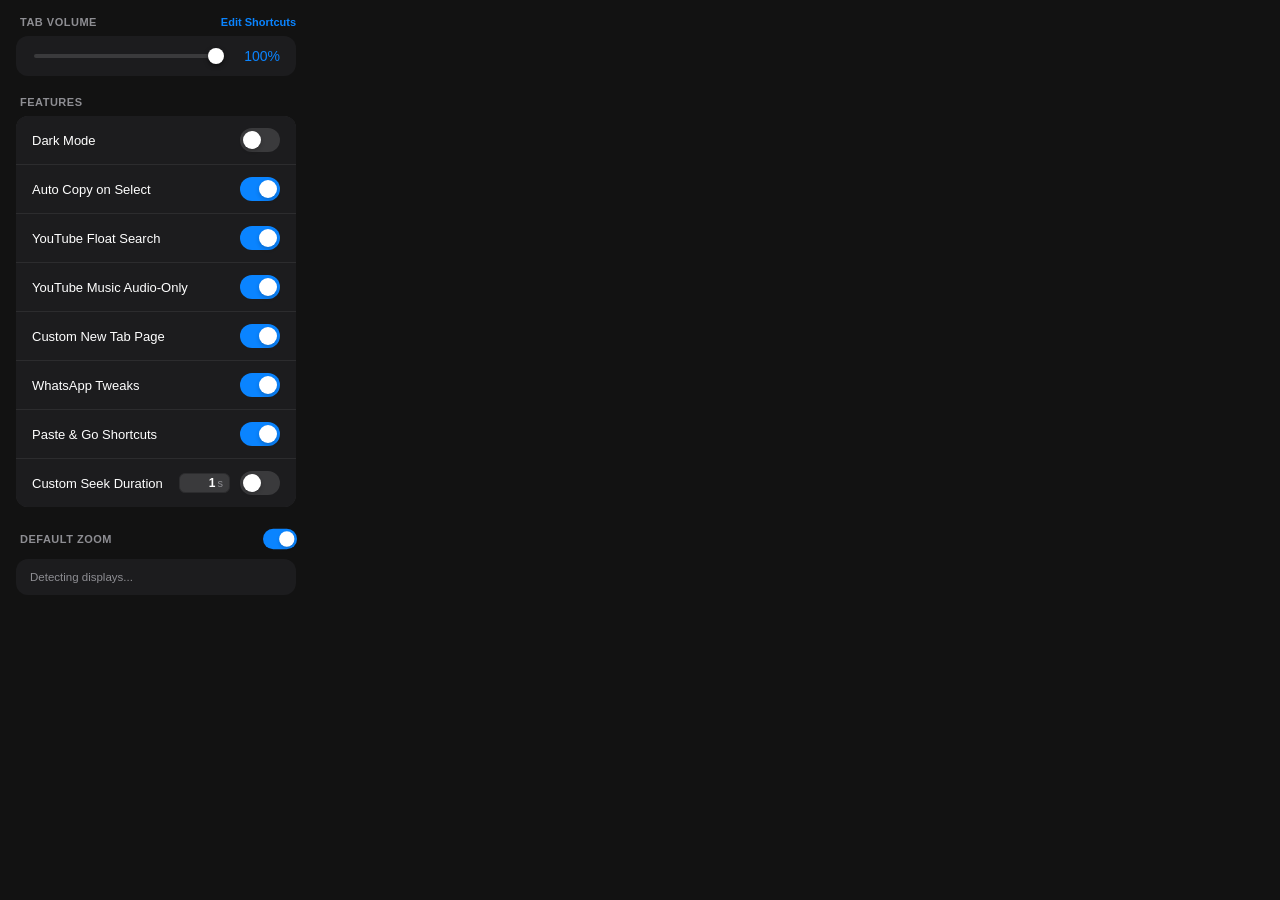
<file: Toolkit/popup.html>
<!DOCTYPE html>
<html lang="en">
<head>
    <meta charset="UTF-8">
    <meta name="viewport" content="width=device-width, initial-scale=1.0">
    <title>Unified Toolkit</title>
    <style>
        :root {
            --bg-color: #121212;
            --surface-color: #1c1c1e;
            --border-color: #2c2c2e;
            --text-main: #ffffff;
            --text-secondary: #8e8e93;
            --accent-color: #0a84ff;
            --accent-hover: #409cff;
            --toggle-bg: #3a3a3c;
        }

        body {
            width: 280px;
            padding: 16px;
            font-family: -apple-system, BlinkMacSystemFont, "Segoe UI", Roboto, Helvetica, Arial, sans-serif;
            background-color: var(--bg-color);
            color: var(--text-main);
            margin: 0;
            display: flex;
            flex-direction: column;
            gap: 20px;
            user-select: none;
        }

        /* Typography & Headers */
        .section-header {
            font-size: 11px;
            font-weight: 600;
            text-transform: uppercase;
            letter-spacing: 0.5px;
            color: var(--text-secondary);
            margin-bottom: 8px;
            padding-left: 4px;
            display: flex;
            justify-content: space-between;
            align-items: center;
        }

        .edit-shortcuts-btn {
            color: var(--accent-color);
            text-decoration: none;
            text-transform: none;
            letter-spacing: normal;
            font-size: 11px;
            cursor: pointer;
            transition: color 0.2s;
        }

        .edit-shortcuts-btn:hover {
            color: var(--accent-hover);
        }

        /* Sections */
        .card {
            background-color: var(--surface-color);
            border-radius: 12px;
            padding: 12px 16px;
            display: flex;
            flex-direction: column;
            gap: 16px;
        }

        /* Volume Slider */
        .slider-wrapper {
            display: flex;
            align-items: center;
            gap: 12px;
        }

        #volumeValue {
            font-size: 14px;
            font-weight: 500;
            color: var(--accent-color);
            min-width: 42px;
            text-align: right;
        }

        input[type="range"] {
            -webkit-appearance: none;
            width: 100%;
            background: transparent;
        }

        input[type="range"]:focus {
            outline: none;
        }

        input[type="range"]::-webkit-slider-runnable-track {
            width: 100%;
            height: 4px;
            cursor: pointer;
            background: var(--toggle-bg);
            border-radius: 2px;
            transition: background 0.2s;
        }

        input[type="range"]:hover::-webkit-slider-runnable-track {
            background: var(--border-color);
        }

        input[type="range"]::-webkit-slider-thumb {
            -webkit-appearance: none;
            height: 16px;
            width: 16px;
            border-radius: 50%;
            background: var(--text-main);
            cursor: pointer;
            margin-top: -6px;
            box-shadow: 0 2px 4px rgba(0,0,0,0.5);
            transition: transform 0.1s;
        }

        input[type="range"]:active::-webkit-slider-thumb {
            transform: scale(1.1);
        }

        /* Toggles */
        .toggle-group {
            display: flex;
            flex-direction: column;
            gap: 1px;
            background-color: var(--border-color);
            border-radius: 12px;
            overflow: hidden;
        }

        .toggle-row {
            display: flex;
            justify-content: space-between;
            align-items: center;
            background-color: var(--surface-color);
            padding: 12px 16px;
            font-size: 13px;
            font-weight: 500;
            color: var(--text-main);
            transition: opacity 0.2s ease, background-color 0.2s ease;
            cursor: pointer;
        }

        .toggle-row:hover {
            background-color: #222224;
        }

        .toggle-row.disabled {
            opacity: 0.4;
            pointer-events: none;
        }

        /* Switch UI */
        .switch {
            position: relative;
            display: inline-block;
            width: 40px;
            height: 24px;
            flex-shrink: 0;
        }

        .switch input {
            opacity: 0;
            width: 0;
            height: 0;
        }

        .slider-round {
            position: absolute;
            cursor: pointer;
            top: 0; left: 0; right: 0; bottom: 0;
            background-color: var(--toggle-bg);
            transition: 0.3s cubic-bezier(0.4, 0.0, 0.2, 1);
            border-radius: 24px;
        }

        .slider-round:before {
            position: absolute;
            content: "";
            height: 18px;
            width: 18px;
            left: 3px;
            bottom: 3px;
            background-color: var(--text-main);
            transition: 0.3s cubic-bezier(0.4, 0.0, 0.2, 1);
            border-radius: 50%;
            box-shadow: 0 2px 4px rgba(0,0,0,0.2);
        }

        input:checked + .slider-round {
            background-color: var(--accent-color);
        }

        input:checked + .slider-round:before {
            transform: translateX(16px);
        }

        input:focus + .slider-round {
            box-shadow: 0 0 0 2px rgba(10, 132, 255, 0.3);
        }

        .toggle-controls-wrap {
            display: flex;
            align-items: center;
            gap: 10px;
        }

        .seek-input-box {
            display: flex;
            align-items: center;
            background: var(--toggle-bg);
            border-radius: 6px;
            padding: 2px 6px;
            border: 1px solid var(--border-color);
            transition: border-color 0.2s, background-color 0.2s;
        }

        .seek-input-box:focus-within {
            border-color: var(--accent-color);
            background: #252528;
        }

        .seek-input-box input {
            width: 30px;
            background: transparent;
            border: none;
            outline: none;
            color: var(--text-main);
            font-size: 12px;
            font-weight: 600;
            text-align: right;
            padding: 0 2px 0 0;
            -moz-appearance: textfield;
        }

        .seek-input-box input::-webkit-outer-spin-button,
        .seek-input-box input::-webkit-inner-spin-button {
            -webkit-appearance: none;
            margin: 0;
        }

        .seek-unit {
            font-size: 11px;
            color: var(--text-secondary);
            font-weight: 500;
            user-select: none;
        }

        /* Displays Card & Badges */
        .display-row {
            display: flex;
            justify-content: space-between;
            align-items: center;
            padding: 4px 0;
            transition: opacity 0.2s ease;
        }

        .display-row:not(:last-child) {
            border-bottom: 1px solid rgba(255, 255, 255, 0.06);
            padding-bottom: 8px;
        }

        .display-row.is-default {
            opacity: 0.45;
        }

        .display-row.is-default:hover {
            opacity: 0.85;
        }

        .display-info {
            display: flex;
            flex-direction: column;
            gap: 3px;
            min-width: 0;
        }

        .display-name {
            font-size: 12.5px;
            font-weight: 600;
            color: var(--text-main);
            white-space: nowrap;
            overflow: hidden;
            text-overflow: ellipsis;
            max-width: 150px;
        }

        .display-badges {
            display: flex;
            gap: 4px;
            align-items: center;
        }

        .display-badge {
            font-size: 10px;
            padding: 1px 5px;
            border-radius: 4px;
            background: rgba(255, 255, 255, 0.08);
            color: var(--text-secondary);
            font-weight: 500;
            letter-spacing: 0.2px;
        }

        .display-zoom-box {
            display: inline-flex;
            align-items: center;
            background: var(--toggle-bg);
            border-radius: 6px;
            padding: 2px 6px;
            border: 1px solid var(--border-color);
            transition: border-color 0.2s, background-color 0.2s, opacity 0.2s;
            cursor: text;
        }

        .display-zoom-box:focus-within {
            border-color: var(--accent-color);
            background: #252528;
        }

        .display-zoom-box.is-default {
            border-color: rgba(255, 255, 255, 0.08);
        }

        .display-zoom-input {
            width: 38px;
            background: transparent;
            border: none;
            outline: none;
            color: var(--text-main);
            font-size: 12px;
            font-weight: 600;
            text-align: right;
            padding: 0 2px 0 0;
            -moz-appearance: textfield;
        }

        .display-zoom-input::placeholder {
            color: var(--text-secondary);
            opacity: 0.6;
        }

        .display-zoom-input::-webkit-outer-spin-button,
        .display-zoom-input::-webkit-inner-spin-button {
            -webkit-appearance: none;
            margin: 0;
        }

        .display-zoom-input:disabled,
        .display-zoom-box.disabled,
        .display-zoom-box:has(.display-zoom-input:disabled) {
            opacity: 0.5;
            cursor: not-allowed;
        }

        .zoom-unit {
            font-size: 11px;
            color: var(--text-secondary);
            font-weight: 500;
            user-select: none;
        }
    </style>
</head>
<body>

    <div>
        <div class="section-header">
            <span>Tab Volume</span>
            <a id="btnEditShortcuts" class="edit-shortcuts-btn" title="Edit keyboard shortcuts">Edit Shortcuts</a>
        </div>
        <div class="card">
            <div class="slider-wrapper">
                <input type="range" id="volumeSlider" min="0" max="100" value="100">
                <div id="volumeValue">100%</div>
            </div>
        </div>
    </div>

    <div>
        <div class="section-header">Features</div>
        <div class="toggle-group">
            
            <label class="toggle-row" for="toggleDarkMode">
                <span>Dark Mode</span>
                <div class="switch">
                    <input type="checkbox" id="toggleDarkMode">
                    <span class="slider-round"></span>
                </div>
            </label>

            <label class="toggle-row" for="toggleAutoCopy">
                <span>Auto Copy on Select</span>
                <div class="switch">
                    <input type="checkbox" id="toggleAutoCopy" checked>
                    <span class="slider-round"></span>
                </div>
            </label>
            
            <label class="toggle-row" for="toggleYtFloatSearch">
                <span>YouTube Float Search</span>
                <div class="switch">
                    <input type="checkbox" id="toggleYtFloatSearch" checked>
                    <span class="slider-round"></span>
                </div>
            </label>

            <label class="toggle-row" for="toggleYtMusic">
                <span>YouTube Music Audio-Only</span>
                <div class="switch">
                    <input type="checkbox" id="toggleYtMusic" checked>
                    <span class="slider-round"></span>
                </div>
            </label>

            <label class="toggle-row" for="toggleNewTabPage">
                <span>Custom New Tab Page</span>
                <div class="switch">
                    <input type="checkbox" id="toggleNewTabPage" checked>
                    <span class="slider-round"></span>
                </div>
            </label>

            <label class="toggle-row" for="toggleWhatsapp">
                <span>WhatsApp Tweaks</span>
                <div class="switch">
                    <input type="checkbox" id="toggleWhatsapp" checked>
                    <span class="slider-round"></span>
                </div>
            </label>

            <label class="toggle-row" for="togglePasteGo">
                <span>Paste & Go Shortcuts</span>
                <div class="switch">
                    <input type="checkbox" id="togglePasteGo" checked>
                    <span class="slider-round"></span>
                </div>
            </label>

            <div class="toggle-row" id="rowCustomSeek">
                <span>Custom Seek Duration</span>
                <div class="toggle-controls-wrap">
                    <div class="seek-input-box" title="Skip duration in seconds">
                        <input type="number" id="inputSeekSeconds" min="1" max="300" value="1">
                        <span class="seek-unit">s</span>
                    </div>
                    <label class="switch" for="toggleCustomSeek">
                        <input type="checkbox" id="toggleCustomSeek">
                        <span class="slider-round"></span>
                    </label>
                </div>
            </div>

        </div>
    </div>

    <div id="sectionDisplays">
        <div class="section-header">
            <span>Default Zoom</span>
            <label class="switch" for="toggleDefaultZoom" style="transform: scale(0.85); margin-right: -4px;">
                <input type="checkbox" id="toggleDefaultZoom" checked>
                <span class="slider-round"></span>
            </label>
        </div>
        <div class="card" id="displaysContainer" style="gap: 10px; padding: 12px 14px;">
            <div style="font-size: 11.5px; color: var(--text-secondary);">Detecting displays...</div>
        </div>
    </div>

    <script src="popup.js"></script>
</body>
</html>
</file>
